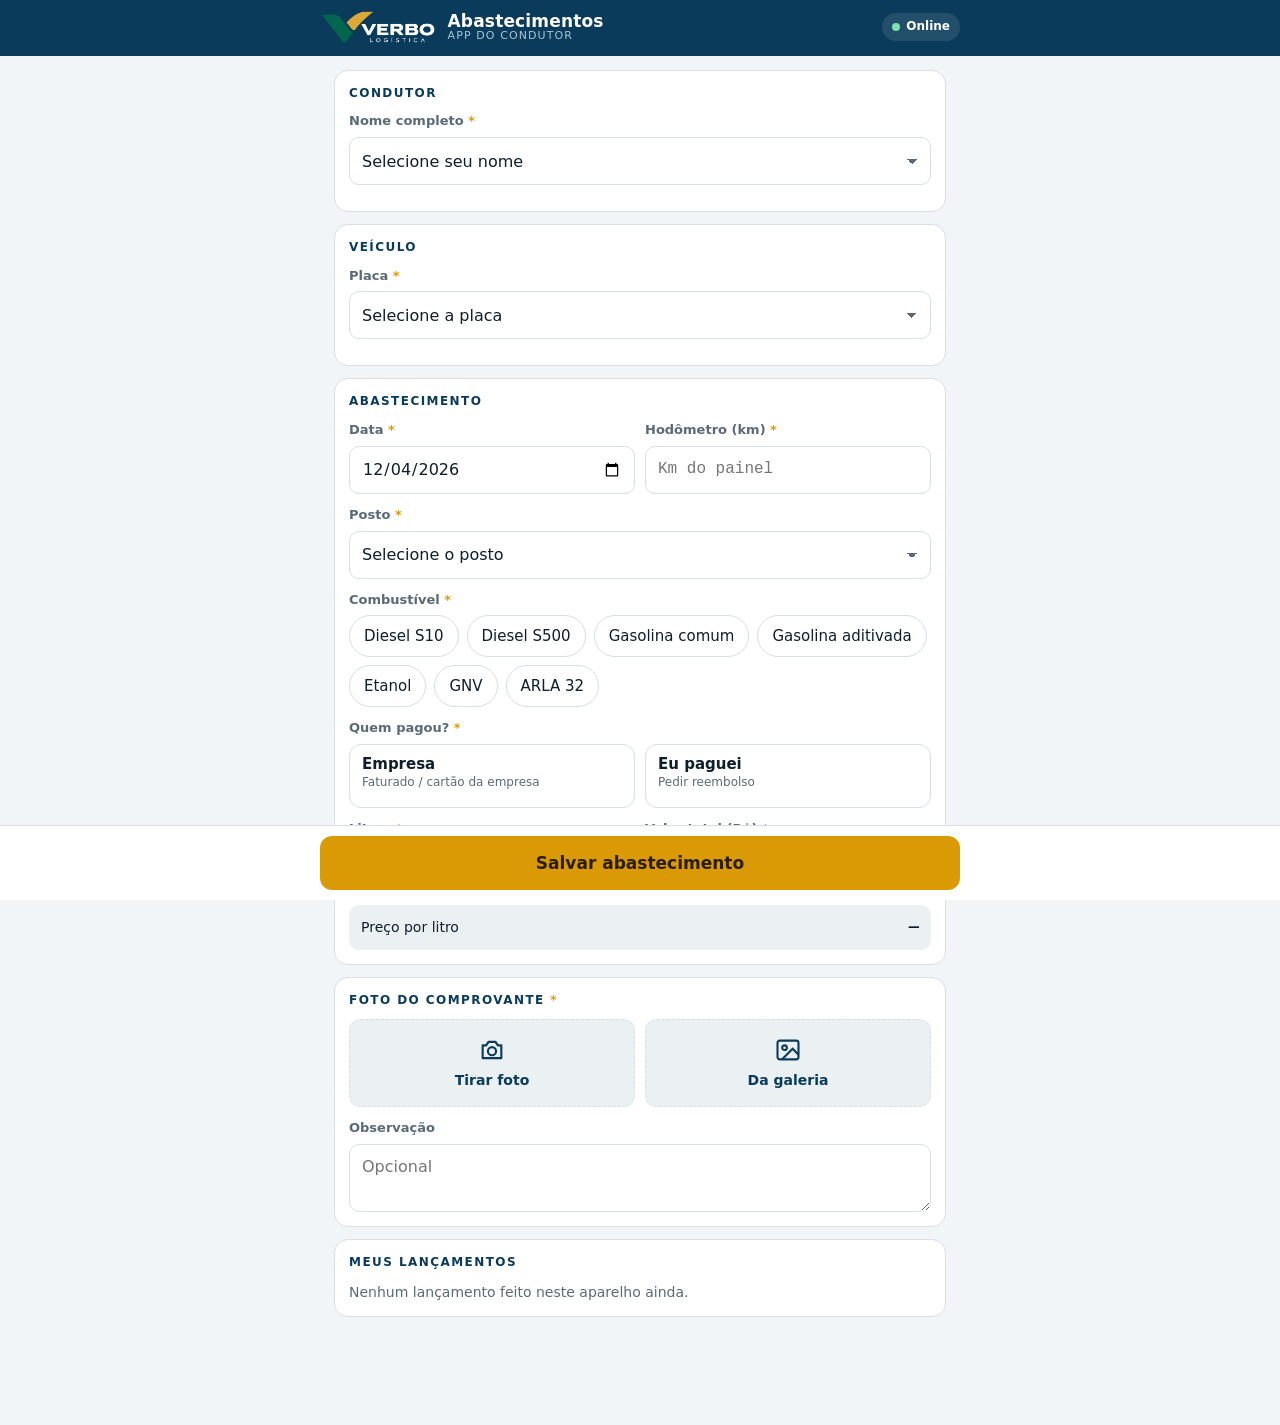
<file: index.html>
<!doctype html>
<html lang="pt-BR">
<head>
<meta charset="utf-8">
<meta name="viewport" content="width=device-width,initial-scale=1,viewport-fit=cover">
<meta name="theme-color" content="#0B3B5A">
<meta name="apple-mobile-web-app-capable" content="yes">
<meta name="apple-mobile-web-app-status-bar-style" content="black-translucent">
<meta name="apple-mobile-web-app-title" content="Abastecimentos">
<title>Abastecimentos · Verbo Logística</title>
<link rel="manifest" href="manifest.webmanifest">
<link rel="icon" href="icon-192.png">
<link rel="apple-touch-icon" href="icon-192.png">
<script src="config.js"></script>
<style>
:root{
  --bg:#F2F5F7;--surface:#FFFFFF;--surface-2:#EBF0F3;--ink:#0E1E2B;--muted:#5A6A77;--line:#D7DFE5;
  --brand:#0B3B5A;--brand-soft:#DCE8F0;--accent:#D99A06;--accent-ink:#2B1F00;--accent-soft:#FBEFCF;
  --ok:#1E8257;--ok-soft:#DDF1E6;--warn:#B87407;--warn-soft:#FCEBCC;--bad:#B9382F;--bad-soft:#F8DEDB;
  --header-bg:#0B3B5A;--header-ink:#fff;--header-muted:#A9C3D6;
  --f:system-ui,-apple-system,"Segoe UI",Roboto,sans-serif;--mono:ui-monospace,"SFMono-Regular",Menlo,Consolas,monospace;
}
@media (prefers-color-scheme:dark){:root{
  --bg:#0A131A;--surface:#111D26;--surface-2:#172732;--ink:#E5ECF1;--muted:#93A5B2;--line:#243644;
  --brand:#5FA8D3;--brand-soft:#16303F;--accent:#F0B429;--accent-ink:#231800;--accent-soft:#3A2D0C;
  --ok:#4CC08A;--ok-soft:#123326;--warn:#E9A23B;--warn-soft:#3A2A0E;--bad:#EE7C72;--bad-soft:#3D1A17;
  --header-bg:#0E2230;--header-ink:#E5ECF1;--header-muted:#88A3B6;color-scheme:dark}}
*{box-sizing:border-box}
[hidden]{display:none!important}
html,body{margin:0}
body{background:var(--bg);color:var(--ink);font:16px/1.45 var(--f);-webkit-tap-highlight-color:transparent;padding-bottom:calc(96px + env(safe-area-inset-bottom))}
button,input,select,textarea{font:inherit;color:inherit}
:focus-visible{outline:2px solid var(--accent);outline-offset:2px}
header{background:var(--header-bg);color:var(--header-ink);padding:calc(10px + env(safe-area-inset-top)) 16px 12px;position:sticky;top:0;z-index:10}
.hrow{display:flex;align-items:center;gap:12px;max-width:640px;margin:0 auto}
.hrow img{height:34px;width:auto}
.ttl{display:flex;flex-direction:column;line-height:1.1;flex:1;min-width:0}
.ttl b{font-size:17px;letter-spacing:.01em}
.ttl span{font-size:11px;color:var(--header-muted);letter-spacing:.1em;text-transform:uppercase}
.net{display:inline-flex;align-items:center;gap:6px;font-size:12px;font-weight:600;padding:5px 10px;border-radius:999px;background:rgba(255,255,255,.1);white-space:nowrap;border:0;color:inherit;cursor:pointer}
.net i{width:8px;height:8px;border-radius:50%;background:#7EE0B0}
.net.off i{background:#F0B429}
main{max-width:640px;margin:0 auto;padding:14px 14px 0}
.banner{border-radius:10px;padding:10px 12px;font-size:14px;margin-bottom:12px;border:1px solid}
.banner.warn{background:var(--warn-soft);border-color:var(--warn)}
.banner.bad{background:var(--bad-soft);border-color:var(--bad)}
.banner.info{background:var(--brand-soft);border-color:var(--brand)}
.card{background:var(--surface);border:1px solid var(--line);border-radius:14px;padding:14px;margin-bottom:12px}
.card h2{font-size:12px;letter-spacing:.12em;text-transform:uppercase;color:var(--brand);margin:0 0 10px;font-weight:700}
.f{display:flex;flex-direction:column;gap:6px;margin-bottom:12px}
.f:last-child{margin-bottom:0}
.f>span{font-size:13px;font-weight:600;color:var(--muted)}
.f>span em{font-style:normal;color:var(--accent);font-weight:700}
.in{width:100%;min-height:48px;background:var(--surface);border:1px solid var(--line);border-radius:10px;padding:10px 12px;font-size:16px}
select.in{appearance:none;-webkit-appearance:none;background-image:linear-gradient(45deg,transparent 50%,var(--muted) 50%),linear-gradient(135deg,var(--muted) 50%,transparent 50%);background-position:calc(100% - 18px) 21px,calc(100% - 13px) 21px;background-size:5px 5px;background-repeat:no-repeat;padding-right:34px}
.in:focus{outline:none;border-color:var(--brand);box-shadow:0 0 0 3px var(--brand-soft)}
.in.bad{border-color:var(--bad);box-shadow:0 0 0 3px var(--bad-soft)}
.num{font-family:var(--mono);font-variant-numeric:tabular-nums}
.row2{display:grid;grid-template-columns:1fr 1fr;gap:10px}
.newbox{display:flex;flex-direction:column;gap:8px;padding:10px;border:1.5px dashed var(--accent);border-radius:10px;background:var(--accent-soft)}
.newbox small{font-size:12px;color:var(--muted)}
.lnk{background:none;border:0;color:var(--brand);font-weight:600;font-size:14px;padding:4px 0;cursor:pointer;text-align:left}
.chips{display:flex;flex-wrap:wrap;gap:8px}
.chip{position:relative}
.chip input{position:absolute;opacity:0;inset:0}
.chip span{display:inline-flex;align-items:center;min-height:42px;padding:8px 14px;border-radius:999px;border:1px solid var(--line);background:var(--surface);font-size:15px;font-weight:500;cursor:pointer}
.chip input:checked+span{background:var(--brand);border-color:var(--brand);color:#fff;font-weight:600}
@media (prefers-color-scheme:dark){.chip input:checked+span{color:#06131C}}
.chip input:focus-visible+span{outline:2px solid var(--accent);outline-offset:2px}
.chips.bad .chip span{border-color:var(--bad)}
.pays{display:grid;grid-template-columns:1fr 1fr;gap:10px}
.pay{position:relative}
.pay input{position:absolute;opacity:0;inset:0}
.pay span{display:flex;flex-direction:column;gap:2px;min-height:64px;padding:10px 12px;border-radius:12px;border:1.5px solid var(--line);background:var(--surface);cursor:pointer;font-weight:600;font-size:15px;line-height:1.2}
.pay span small{font-weight:400;font-size:12px;color:var(--muted)}
.pay input:checked+span{border-color:var(--brand);background:var(--brand-soft);box-shadow:inset 0 0 0 1px var(--brand)}
.pay input:focus-visible+span{outline:2px solid var(--accent);outline-offset:2px}
.pays.bad .pay span{border-color:var(--bad)}
.payhint{margin:8px 0 0;font-size:13px;color:var(--warn);font-weight:600}
.tagr{display:inline-block;font-size:10.5px;font-weight:700;padding:1px 7px;border-radius:999px;background:var(--accent-soft);color:var(--ink);margin-left:6px;vertical-align:1px}
.install{display:flex;align-items:center;gap:10px;background:var(--brand-soft);border:1px solid var(--brand);border-radius:12px;padding:10px 12px;margin-bottom:12px;font-size:14px}
.install b{display:block}
.install div{flex:1}
.install button,.install a{border:0;background:var(--brand);color:#fff;border-radius:10px;padding:9px 12px;font-weight:700;font-size:14px;text-decoration:none;white-space:nowrap;cursor:pointer}
.install .x{background:transparent;color:var(--muted);padding:6px;font-size:18px;line-height:1}
.calc{display:flex;justify-content:space-between;align-items:center;padding:10px 12px;border-radius:10px;background:var(--surface-2);font-size:14px}
.calc b{font-family:var(--mono);font-size:17px}
.calc.warn{background:var(--warn-soft);color:var(--ink)}
.photo{display:grid;grid-template-columns:1fr 1fr;gap:10px}
.pbtn{display:flex;flex-direction:column;align-items:center;justify-content:center;gap:6px;min-height:88px;border:1.5px dashed var(--line);border-radius:12px;background:var(--surface-2);font-weight:600;font-size:14px;color:var(--brand);cursor:pointer;padding:8px}
.pbtn.bad{border-color:var(--bad)}
.prev{position:relative;border-radius:12px;overflow:hidden;border:1px solid var(--line);background:#000;max-height:340px;display:flex;justify-content:center}
.prev img{max-width:100%;max-height:340px;object-fit:contain;display:block}
.prev button{position:absolute;top:8px;right:8px;background:rgba(0,0,0,.65);color:#fff;border:0;border-radius:999px;padding:8px 12px;font-size:13px;font-weight:600;cursor:pointer}
.err{color:var(--bad);font-size:14px;font-weight:600;margin:0 0 10px}
.savebar{position:fixed;left:0;right:0;bottom:0;background:var(--surface);border-top:1px solid var(--line);padding:10px 14px calc(10px + env(safe-area-inset-bottom));z-index:9}
.savebar div{max-width:640px;margin:0 auto}
.btn{width:100%;min-height:54px;border:0;border-radius:12px;background:var(--accent);color:var(--accent-ink);font-weight:700;font-size:17px;cursor:pointer;display:flex;align-items:center;justify-content:center;gap:10px}
.btn:disabled{opacity:.6}
.btn2{border:1px solid var(--line);background:var(--surface);border-radius:10px;padding:9px 14px;font-weight:600;cursor:pointer}
.hist{display:flex;flex-direction:column}
.hi{display:flex;gap:10px;align-items:center;padding:10px 0;border-bottom:1px solid var(--line)}
.hi:last-child{border-bottom:0}
.hi .d{flex:1;min-width:0}
.hi .d b{display:block;font-size:15px}
.hi .d small{color:var(--muted);font-size:13px;display:block;white-space:nowrap;overflow:hidden;text-overflow:ellipsis}
.hi .v{font-family:var(--mono);font-weight:600;text-align:right}
.st{display:inline-block;font-size:11px;font-weight:700;padding:2px 8px;border-radius:999px;margin-top:3px;font-family:var(--f)}
.st.ok{background:var(--ok-soft);color:var(--ok)}
.st.pend{background:var(--warn-soft);color:var(--warn)}
.st.erro{background:var(--bad-soft);color:var(--bad)}
.muted{color:var(--muted);font-size:14px}
.done{position:fixed;inset:0;background:rgba(6,16,24,.55);z-index:30;display:flex;align-items:center;justify-content:center;padding:20px}
.done div{background:var(--surface);border-radius:18px;padding:26px 22px;text-align:center;max-width:360px;width:100%}
.done svg{color:var(--ok)}
.done h3{margin:8px 0 6px;font-size:21px}
.done p{margin:0 0 18px;color:var(--muted)}
.toast{position:fixed;left:50%;transform:translateX(-50%);bottom:calc(84px + env(safe-area-inset-bottom));background:var(--ink);color:var(--bg);padding:10px 16px;border-radius:10px;font-size:14px;font-weight:600;z-index:40;max-width:92vw;text-align:center}
.who{display:flex;align-items:center;gap:10px}
.who .av{width:42px;height:42px;border-radius:50%;background:var(--brand);color:#fff;display:flex;align-items:center;justify-content:center;font-weight:700;flex:none}
@media (prefers-color-scheme:dark){.who .av{color:#06131C}}
.who b{display:block}
.who small{color:var(--muted)}
.who .lnk{margin-left:auto}
</style>
</head>
<body>
<header>
  <div class="hrow">
    <img src="logo.png" alt="Verbo Logística">
    <div class="ttl"><b>Abastecimentos</b><span>App do condutor</span></div>
    <button class="net" id="net" type="button" aria-live="polite"><i></i><span>…</span></button>
  </div>
</header>

<main>
  <div id="banners"></div>
  <div id="installHost"></div>

  <form id="frm" novalidate autocomplete="off">
    <section class="card" id="cardWho">
      <h2>Condutor</h2>
      <div id="whoView" hidden class="who"><div class="av" id="whoAv"></div><div><b id="whoName"></b><small>Condutor deste aparelho</small></div><button type="button" class="lnk" id="whoChange">Trocar</button></div>
      <div id="whoEdit">
        <label class="f"><span>Nome completo <em>*</em></span>
          <select class="in" id="selMot"></select></label>
        <div class="newbox" id="newMot" hidden>
          <input class="in" id="inMot" placeholder="Digite seu nome completo" autocapitalize="words">
          <small>Seu nome fica cadastrado. Nas próximas vezes é só selecionar.</small>
        </div>
      </div>
    </section>

    <section class="card">
      <h2>Veículo</h2>
      <label class="f"><span>Placa <em>*</em></span>
        <select class="in" id="selPlaca"></select></label>
      <div class="newbox" id="newPlaca" hidden>
        <input class="in num" id="inPlaca" placeholder="Placa (ex.: ABC1D23)" autocapitalize="characters" maxlength="8">
        <input class="in" id="inModelo" placeholder="Modelo do veículo (ex.: Volvo FH 540)">
        <small>Placa e modelo ficam cadastrados para as próximas vezes.</small>
      </div>
      <label class="f" id="lblModelo" hidden><span>Modelo</span>
        <input class="in" id="outModelo" readonly tabindex="-1" style="background:var(--surface-2)"></label>
    </section>

    <section class="card">
      <h2>Abastecimento</h2>
      <div class="row2">
        <label class="f"><span>Data <em>*</em></span><input class="in" type="date" id="inData"></label>
        <label class="f"><span>Hodômetro (km) <em>*</em></span><input class="in num" id="inKm" inputmode="numeric" placeholder="Km do painel"></label>
      </div>
      <label class="f"><span>Posto <em>*</em></span>
        <select class="in" id="selPosto"></select></label>
      <div class="newbox" id="newPosto" hidden style="margin-bottom:12px">
        <input class="in" id="inPosto" placeholder="Nome do posto e cidade (ex.: Posto Rota 364 – Cuiabá)" autocapitalize="words">
        <small>O posto fica cadastrado para as próximas vezes.</small>
      </div>
      <div class="f"><span>Combustível <em>*</em></span>
        <div class="chips" id="chips" role="radiogroup" aria-label="Tipo de combustível"></div></div>
      <div class="f"><span>Quem pagou? <em>*</em></span>
        <div class="pays" id="pays" role="radiogroup" aria-label="Forma de pagamento">
          <label class="pay"><input type="radio" name="pag" value="Empresa"><span>Empresa<small>Faturado / cartão da empresa</small></span></label>
          <label class="pay"><input type="radio" name="pag" value="Reembolso"><span>Eu paguei<small>Pedir reembolso</small></span></label>
        </div>
        <p class="payhint" id="payhint" hidden>Este valor vai para o controle de reembolsos. Guarde o comprovante.</p></div>
      <div class="row2">
        <label class="f"><span>Litros <em>*</em></span><input class="in num" id="inLitros" inputmode="decimal" placeholder="0,000"></label>
        <label class="f"><span>Valor total (R$) <em>*</em></span><input class="in num" id="inValor" inputmode="decimal" placeholder="0,00"></label>
      </div>
      <div class="calc" id="calc"><span>Preço por litro</span><b>—</b></div>
    </section>

    <section class="card">
      <h2>Foto do comprovante <em style="color:var(--accent);font-style:normal">*</em></h2>
      <div class="photo" id="pBtns">
        <label class="pbtn" id="pCam"><svg width="28" height="28" viewBox="0 0 24 24" fill="none" stroke="currentColor" stroke-width="1.8" aria-hidden="true"><path d="M4 8h3l2-3h6l2 3h3v11H4z" stroke-linejoin="round"/><circle cx="12" cy="13" r="3.5"/></svg>Tirar foto<input type="file" accept="image/*" capture="environment" id="fCam" hidden></label>
        <label class="pbtn" id="pGal"><svg width="28" height="28" viewBox="0 0 24 24" fill="none" stroke="currentColor" stroke-width="1.8" aria-hidden="true"><rect x="3" y="4" width="18" height="16" rx="2"/><circle cx="9" cy="10" r="2"/><path d="M21 16l-5-5-9 9"/></svg>Da galeria<input type="file" accept="image/*" id="fGal" hidden></label>
      </div>
      <div class="prev" id="prev" hidden><img id="prevImg" alt="Comprovante"><button type="button" id="pRm">Trocar foto</button></div>
      <label class="f" style="margin-top:12px"><span>Observação</span><textarea class="in" id="inObs" rows="2" placeholder="Opcional"></textarea></label>
    </section>

    <section class="card">
      <h2 style="display:flex;justify-content:space-between;align-items:center">Meus lançamentos <button type="button" class="btn2" id="btnSync" style="font-size:13px;padding:6px 12px;text-transform:none;letter-spacing:0">Enviar agora</button></h2>
      <div class="hist" id="hist"></div>
    </section>
  </form>
</main>

<div class="savebar"><div><p class="err" id="err" hidden></p><button class="btn" form="frm" type="submit" id="btnSave">Salvar abastecimento</button></div></div>
<div id="host"></div>

<script>
(function(){
"use strict";
const CFG=window.VERBO_CFG||{};
const API=CFG.API_URL||"";const TOKEN=CFG.APP_TOKEN||"";
const CONFIGURADO=/^(https:\/\/|http:\/\/(localhost|127\.))/.test(API);
const FUEIS=["Diesel S10","Diesel S500","Gasolina comum","Gasolina aditivada","Etanol","GNV","ARLA 32"];
const NOVO="__novo__";
const $=s=>document.querySelector(s);
const esc=s=>String(s??"").replace(/[&<>"']/g,c=>({"&":"&amp;","<":"&lt;",">":"&gt;",'"':"&quot;","'":"&#39;"}[c]));
const brl=new Intl.NumberFormat("pt-BR",{style:"currency",currency:"BRL"});
const pad=n=>String(n).padStart(2,"0");
const hoje=()=>{const d=new Date();return `${d.getFullYear()}-${pad(d.getMonth()+1)}-${pad(d.getDate())}`};
const fmtD=s=>s?`${s.slice(8,10)}/${s.slice(5,7)}`:"";
const chave=s=>String(s||"").trim().toLowerCase().normalize("NFD").replace(/[̀-ͯ]/g,"").replace(/\s+/g," ");
const placaN=s=>String(s||"").toUpperCase().replace(/[^A-Z0-9]/g,"");
const placaOk=p=>/^[A-Z]{3}\d[A-Z0-9]\d{2}$/.test(p);
const nomeFmt=s=>String(s||"").trim().replace(/\s+/g," ").toLowerCase().replace(/(^|\s)(\S)/g,(m,a,b)=>a+b.toUpperCase()).replace(/\b(Da|De|Do|Das|Dos|E)\b/g,m=>m.toLowerCase());
const uid=()=>Date.now().toString(36)+"-"+Math.random().toString(36).slice(2,10);
function ls(k,v){try{if(v===undefined){const x=localStorage.getItem(k);return x?JSON.parse(x):null}localStorage.setItem(k,JSON.stringify(v))}catch(e){return null}}
function parseNum(s){s=String(s||"").trim().replace(/R\$|\s/g,"");if(!s)return NaN;if(s.includes(","))s=s.replace(/\./g,"").replace(",",".");return Number(s)}
function toast(m){const t=document.createElement("div");t.className="toast";t.textContent=m;document.body.appendChild(t);setTimeout(()=>t.remove(),3200)}

/* ---------- IndexedDB (fila offline) ---------- */
let _db;
function idb(){return _db||(_db=new Promise((ok,no)=>{const r=indexedDB.open("verbo-abast",1);r.onupgradeneeded=()=>r.result.createObjectStore("fila",{keyPath:"rec.id"});r.onsuccess=()=>ok(r.result);r.onerror=()=>no(r.error)}))}
async function tx(mode,fn){const db=await idb();return new Promise((ok,no)=>{const t=db.transaction("fila",mode);const st=t.objectStore("fila");const r=fn(st);t.oncomplete=()=>ok(r&&r.result);t.onerror=()=>no(t.error)})}
const filaAdd=it=>tx("readwrite",s=>s.put(it));
const filaDel=id=>tx("readwrite",s=>s.delete(id));
const filaAll=()=>tx("readonly",s=>s.getAll());

/* ---------- Cadastros (servidor + locais) ---------- */
let CAD=ls("verbo.cad")||{motoristas:[],veiculos:[],postos:[]};
function addLocal(tipo,v){
  if(tipo==="m"&&!CAD.motoristas.some(x=>chave(x)===chave(v)))CAD.motoristas.push(v);
  if(tipo==="p"&&!CAD.postos.some(x=>chave(x)===chave(v)))CAD.postos.push(v);
  if(tipo==="v"){const e=CAD.veiculos.find(x=>placaN(x.placa)===placaN(v.placa));if(!e)CAD.veiculos.push(v);else if(!e.modelo&&v.modelo)e.modelo=v.modelo}
  ls("verbo.cad",CAD);
}
async function baixarCadastros(){
  if(!CONFIGURADO)return;
  try{
    const r=await fetch(API+"?a=cad&t="+encodeURIComponent(TOKEN),{cache:"no-store"});const j=await r.json();
    if(!j.ok)return;
    // mantém os itens criados no aparelho e ainda não enviados
    const pend=await filaAll();
    const keep={m:pend.map(p=>p.rec.motorista),p:pend.map(p=>p.rec.posto),v:pend.map(p=>({placa:p.rec.placa,modelo:p.rec.modelo}))};
    CAD={motoristas:j.motoristas||[],veiculos:j.veiculos||[],postos:j.postos||[]};
    keep.m.forEach(v=>addLocal("m",v));keep.p.forEach(v=>addLocal("p",v));keep.v.forEach(v=>addLocal("v",v));
    ls("verbo.cad",CAD);renderSelects();
  }catch(e){}
}

/* ---------- Selects com "cadastrar novo" ---------- */
const sortPt=a=>[...a].sort((x,y)=>String(x).localeCompare(String(y),"pt-BR"));
function fill(sel,opts,ph,novoTxt){
  const v=sel.value;
  sel.innerHTML=`<option value="">${ph}</option>`+opts.map(o=>`<option value="${esc(o.v)}">${esc(o.t)}</option>`).join("")+`<option value="${NOVO}">＋ ${novoTxt}</option>`;
  if([...sel.options].some(o=>o.value===v))sel.value=v;
}
function renderSelects(){
  fill($("#selMot"),sortPt(CAD.motoristas).map(n=>({v:n,t:n})),"Selecione seu nome","Meu nome não está na lista");
  fill($("#selPlaca"),[...CAD.veiculos].sort((a,b)=>a.placa.localeCompare(b.placa)).map(x=>({v:x.placa,t:fmtPlaca(x.placa)+(x.modelo?" · "+x.modelo:"")})),"Selecione a placa","Cadastrar nova placa");
  fill($("#selPosto"),sortPt(CAD.postos).map(n=>({v:n,t:n})),"Selecione o posto","Cadastrar novo posto");
  restoreLast();
}
const fmtPlaca=p=>{p=placaN(p);return p.length===7?p.slice(0,3)+"-"+p.slice(3):p};
function bindNovo(sel,box,focus){
  sel.addEventListener("change",()=>{box.hidden=sel.value!==NOVO;if(sel.value===NOVO)setTimeout(()=>focus.focus(),30);onPlaca()});
}
bindNovo($("#selMot"),$("#newMot"),$("#inMot"));
bindNovo($("#selPlaca"),$("#newPlaca"),$("#inPlaca"));
bindNovo($("#selPosto"),$("#newPosto"),$("#inPosto"));
function onPlaca(){
  const v=$("#selPlaca").value;const x=CAD.veiculos.find(c=>c.placa===v);
  $("#lblModelo").hidden=!(x&&x.modelo);$("#outModelo").value=x?.modelo||"";
}
$("#inPlaca").addEventListener("input",e=>{const p=placaN(e.target.value);const ex=CAD.veiculos.find(c=>placaN(c.placa)===p);if(ex&&p.length===7){$("#selPlaca").value=ex.placa;$("#newPlaca").hidden=true;onPlaca();toast("Placa já cadastrada — selecionada.")}});

/* ---------- Condutor fixo no aparelho ---------- */
function renderWho(){
  const n=ls("verbo.motorista");
  $("#whoView").hidden=!n;$("#whoEdit").hidden=!!n;
  if(n){$("#whoName").textContent=n;$("#whoAv").textContent=n.split(" ").filter(Boolean).slice(0,2).map(p=>p[0]).join("").toUpperCase();$("#selMot").value=n}
}
$("#whoChange").onclick=()=>{ls("verbo.motorista",null);try{localStorage.removeItem("verbo.motorista")}catch(e){};$("#selMot").value="";renderWho()};
function restoreLast(){
  const n=ls("verbo.motorista");if(n&&[...$("#selMot").options].some(o=>o.value===n))$("#selMot").value=n;
  const p=ls("verbo.placa");if(p&&!$("#selPlaca").value&&[...$("#selPlaca").options].some(o=>o.value===p)){$("#selPlaca").value=p;onPlaca()}
}

/* ---------- Combustível ---------- */
$("#chips").innerHTML=FUEIS.map((f,i)=>`<label class="chip"><input type="radio" name="comb" value="${esc(f)}"><span>${esc(f)}</span></label>`).join("");
const lastComb=ls("verbo.comb");if(lastComb){const r=[...document.querySelectorAll("input[name=comb]")].find(x=>x.value===lastComb);if(r)r.checked=true}

/* ---------- Preço por litro ---------- */
function calc(){
  const l=parseNum($("#inLitros").value),v=parseNum($("#inValor").value);const el=$("#calc");
  if(l>0&&v>0){const p=v/l;const c=document.querySelector("input[name=comb]:checked")?.value||"";
    const fora=c==="ARLA 32"?(p<1.5||p>8):(p<3||p>12);
    el.classList.toggle("warn",fora);
    el.innerHTML=`<span>${fora?"Confira litros e valor — preço fora do comum":"Preço por litro"}</span><b>${brl.format(p)}</b>`}
  else{el.classList.remove("warn");el.innerHTML=`<span>Preço por litro</span><b>—</b>`}
}
["#inLitros","#inValor"].forEach(s=>$(s).addEventListener("input",calc));
$("#chips").addEventListener("change",calc);

/* ---------- Foto ---------- */
let FOTO=null;let KM_OK="";
async function comprimir(file){
  const url=URL.createObjectURL(file);
  try{
    const img=await new Promise((ok,no)=>{const i=new Image();i.onload=()=>ok(i);i.onerror=no;i.src=url});
    const M=1600,k=Math.min(1,M/Math.max(img.naturalWidth,img.naturalHeight));
    const c=document.createElement("canvas");c.width=Math.round(img.naturalWidth*k);c.height=Math.round(img.naturalHeight*k);
    const g=c.getContext("2d");g.fillStyle="#fff";g.fillRect(0,0,c.width,c.height);g.drawImage(img,0,0,c.width,c.height);
    return c.toDataURL("image/jpeg",0.72);
  }finally{URL.revokeObjectURL(url)}
}
async function onFoto(e){
  const f=e.target.files&&e.target.files[0];e.target.value="";if(!f)return;
  if(!f.type.startsWith("image/")){toast("Envie uma foto (imagem).");return}
  try{FOTO=await comprimir(f)}catch(x){toast("Não consegui ler essa foto. Tente tirar outra.");return}
  $("#prevImg").src=FOTO;$("#prev").hidden=false;$("#pBtns").hidden=true;
  document.querySelectorAll(".pbtn").forEach(b=>b.classList.remove("bad"));
}
$("#fCam").addEventListener("change",onFoto);$("#fGal").addEventListener("change",onFoto);
$("#pRm").onclick=()=>{FOTO=null;$("#prev").hidden=true;$("#pBtns").hidden=false};

/* ---------- Salvar ---------- */
$("#inData").value=hoje();$("#inData").max=hoje();
$("#frm").addEventListener("submit",async e=>{
  e.preventDefault();
  document.querySelectorAll(".bad").forEach(x=>x.classList.remove("bad"));
  const errs=[];const bad=el=>{el.classList.add("bad");return el};
  let first=null;const mark=(el,msg)=>{bad(el);errs.push(msg);first=first||el};
  // condutor
  let mot=$("#selMot").value;
  if(mot===NOVO){mot=nomeFmt($("#inMot").value);if(mot.split(" ").length<2)mark($("#inMot"),"Informe seu nome completo (nome e sobrenome).")}
  else if(!mot)mark($("#selMot"),"Selecione seu nome.");
  // placa
  let placa=$("#selPlaca").value,modelo="";
  if(placa===NOVO){placa=placaN($("#inPlaca").value);modelo=$("#inModelo").value.trim().replace(/\s+/g," ");
    if(!placaOk(placa))mark($("#inPlaca"),"Placa inválida (use o formato ABC1D23 ou ABC1234).");
    if(!modelo)mark($("#inModelo"),"Informe o modelo do veículo.");}
  else if(!placa)mark($("#selPlaca"),"Selecione a placa.");
  else modelo=CAD.veiculos.find(x=>x.placa===placa)?.modelo||"";
  // posto
  let posto=$("#selPosto").value;
  if(posto===NOVO){posto=$("#inPosto").value.trim().replace(/\s+/g," ");if(posto.length<3)mark($("#inPosto"),"Informe o nome do posto.")}
  else if(!posto)mark($("#selPosto"),"Selecione o posto.");
  const data=$("#inData").value;
  if(!data||data>hoje())mark($("#inData"),"Informe uma data válida (não pode ser futura).");
  const comb=document.querySelector("input[name=comb]:checked")?.value;
  if(!comb){$("#chips").classList.add("bad");errs.push("Escolha o combustível.");first=first||$("#chips")}
  const pag=document.querySelector("input[name=pag]:checked")?.value;
  if(!pag){$("#pays").classList.add("bad");errs.push("Informe quem pagou (empresa ou reembolso).");first=first||$("#pays")}
  const litros=parseNum($("#inLitros").value),valor=parseNum($("#inValor").value);
  if(!(litros>0&&litros<3000))mark($("#inLitros"),"Informe os litros.");
  if(!(valor>0&&valor<100000))mark($("#inValor"),"Informe o valor total.");
  const kmS=$("#inKm").value.replace(/\D/g,"");const km=kmS?Number(kmS):0;
  if(!(km>0&&km<5000000))mark($("#inKm"),"Informe o hodômetro (km do painel do veículo).");
  else if(placa&&placa!==NOVO){const ult=(CAD.veiculos.find(x=>placaN(x.placa)===placaN(placa))||{}).ultimoKm;
    if(ult&&km<ult&&KM_OK!==placa+"|"+km){KM_OK=placa+"|"+km;mark($("#inKm"),`O último km desta placa foi ${ult.toLocaleString("pt-BR")}. Confira o hodômetro — se estiver certo, toque em Salvar de novo.`)}}
  if(!FOTO){document.querySelectorAll(".pbtn").forEach(b=>b.classList.add("bad"));errs.push("Anexe a foto do comprovante.");first=first||$("#pCam")}
  const er=$("#err");
  if(errs.length){er.hidden=false;er.textContent=errs[0]+(errs.length>1?` (+${errs.length-1})`:"");first?.scrollIntoView({behavior:"smooth",block:"center"});return}
  er.hidden=true;
  const rec={id:uid(),data,motorista:mot,placa,modelo,posto,combustivel:comb,pagamento:pag,litros:Math.round(litros*1000)/1000,valor:Math.round(valor*100)/100,km,obs:$("#inObs").value.trim(),criadoEm:new Date().toISOString()};
  const btn=$("#btnSave");btn.disabled=true;btn.textContent="Salvando…";
  try{
    await filaAdd({rec,foto:{b64:FOTO.split(",")[1],mime:"image/jpeg"},tentativas:0});
  }catch(x){btn.disabled=false;btn.textContent="Salvar abastecimento";er.hidden=false;er.textContent="Não foi possível salvar no aparelho. Libere espaço e tente de novo.";return}
  addLocal("m",mot);addLocal("v",{placa,modelo});addLocal("p",posto);{const v=CAD.veiculos.find(x=>placaN(x.placa)===placaN(placa));if(v&&km>(v.ultimoKm||0)){v.ultimoKm=km;ls("verbo.cad",CAD)}}KM_OK="";
  ls("verbo.motorista",mot);ls("verbo.placa",placa);ls("verbo.comb",comb);
  document.querySelectorAll("input[name=pag]").forEach(r=>r.checked=false);$("#payhint").hidden=true;
  const h=ls("verbo.hist")||[];h.unshift({...rec,st:"pend"});ls("verbo.hist",h.slice(0,40));
  // limpa para o próximo
  ["#inLitros","#inValor","#inKm","#inObs","#inMot","#inPlaca","#inModelo","#inPosto"].forEach(s=>$(s).value="");
  ["#newMot","#newPlaca","#newPosto"].forEach(s=>$(s).hidden=true);
  $("#selPosto").value="";$("#selPlaca").value="";$("#selMot").value="";FOTO=null;$("#prev").hidden=true;$("#pBtns").hidden=false;$("#inData").value=hoje();
  renderSelects();renderWho();calc();renderHist();
  btn.disabled=false;btn.textContent="Salvar abastecimento";
  const enviado=await sync();
  showDone(enviado.includes(rec.id));
});

function showDone(env){
  $("#host").innerHTML=`<div class="done" role="dialog" aria-modal="true"><div>
    <svg width="64" height="64" viewBox="0 0 64 64" fill="none" aria-hidden="true"><circle cx="32" cy="32" r="30" fill="currentColor" opacity=".14"/><path d="M19 33l9 9 17-19" stroke="currentColor" stroke-width="5" stroke-linecap="round" stroke-linejoin="round"/></svg>
    <h3>${env?"Abastecimento enviado!":"Salvo no celular"}</h3>
    <p>${env?"O lançamento já chegou para a gestão.":"Você está sem internet agora. O envio acontece sozinho assim que o sinal voltar — pode fechar o app."}</p>
    <button class="btn" type="button" id="okDone">OK</button></div></div>`;
  $("#okDone").onclick=()=>{$("#host").innerHTML="";window.scrollTo({top:0,behavior:"smooth"})};$("#okDone").focus();
}

/* ---------- Sincronização ---------- */
let syncing=null;
function sync(){
  if(syncing)return syncing;
  syncing=(async()=>{
    const enviados=[];
    if(!CONFIGURADO)return enviados;
    let fila=[];try{fila=await filaAll()}catch(e){return enviados}
    fila.sort((a,b)=>a.rec.criadoEm.localeCompare(b.rec.criadoEm));
    for(const it of fila){
      try{
        const ctl=new AbortController();const to=setTimeout(()=>ctl.abort(),60000);
        const r=await fetch(API,{method:"POST",headers:{"Content-Type":"text/plain;charset=utf-8"},body:JSON.stringify({a:"add",t:TOKEN,rec:it.rec,foto:it.foto}),signal:ctl.signal});
        clearTimeout(to);
        const j=await r.json();
        if(j.ok){await filaDel(it.rec.id);marcar(it.rec.id,"ok");enviados.push(it.rec.id)}
        else{marcar(it.rec.id,"erro",j.erro);if(/Chave/.test(j.erro||""))break}
      }catch(e){setNet(false);break}
    }
    if(enviados.length){setNet(true);baixarCadastros()}
    await renderHist();
    return enviados;
  })().finally(()=>{syncing=null});
  return syncing;
}
function marcar(id,st,msg){const h=ls("verbo.hist")||[];const x=h.find(i=>i.id===id);if(x){x.st=st;x.msg=msg||""}ls("verbo.hist",h)}
async function renderHist(){
  let pend=[];try{pend=(await filaAll()).map(x=>x.rec.id)}catch(e){}
  const h=(ls("verbo.hist")||[]).map(x=>({...x,st:pend.includes(x.id)?(x.st==="erro"?"erro":"pend"):"ok"}));
  const n=pend.length;
  $("#btnSync").hidden=!n;$("#btnSync").textContent=`Enviar agora (${n})`;
  setNetLabel(n);
  $("#hist").innerHTML=h.length?h.slice(0,15).map(x=>`<div class="hi"><div class="d"><b>${fmtD(x.data)} · ${esc(fmtPlaca(x.placa))}${x.pagamento==="Reembolso"?`<span class="tagr">Reembolso</span>`:""}</b><small>${esc(x.combustivel)} · ${String(x.litros).replace(".",",")} L · ${esc(x.posto)}</small>${x.msg&&x.st==="erro"?`<small style="color:var(--bad)">${esc(x.msg)}</small>`:""}</div><div class="v">${brl.format(x.valor)}<br><span class="st ${x.st}">${x.st==="ok"?"Enviado":x.st==="erro"?"Erro":"Aguardando internet"}</span></div></div>`).join("")
    :`<p class="muted" style="margin:0">Nenhum lançamento feito neste aparelho ainda.</p>`;
}
$("#btnSync").onclick=async()=>{const n=(await sync()).length;toast(n?`${n} lançamento(s) enviado(s).`:"Ainda sem conexão. Tentaremos de novo automaticamente.")};

/* ---------- Status de conexão ---------- */
let online=navigator.onLine;
function setNet(v){online=v;setNetLabel()}
let _pend=0;
function setNetLabel(n){if(n!=null)_pend=n;const el=$("#net");el.classList.toggle("off",!online);el.querySelector("span").textContent=online?(_pend?`Online · ${_pend} na fila`:"Online"):(_pend?`Offline · ${_pend} na fila`:"Offline")}
$("#net").onclick=()=>sync();
addEventListener("online",()=>{setNet(true);sync()});
addEventListener("offline",()=>setNet(false));
document.addEventListener("visibilitychange",()=>{if(!document.hidden)sync()});
setInterval(()=>sync(),45000);

$("#pays").addEventListener("change",()=>{$("#pays").classList.remove("bad");$("#payhint").hidden=document.querySelector("input[name=pag]:checked")?.value!=="Reembolso"});

/* ---------- Instalar na tela inicial ---------- */
let deferredPrompt=null;
const standalone=matchMedia("(display-mode: standalone)").matches||navigator.standalone===true;
const isIOS=/iphone|ipad|ipod/i.test(navigator.userAgent)||(navigator.platform==="MacIntel"&&navigator.maxTouchPoints>1);
function installBanner(){
  const host=$("#installHost");if(!host)return;
  if(standalone||ls("verbo.installDismiss")){host.innerHTML="";return}
  if(deferredPrompt){host.innerHTML=`<div class="install"><div><b>Instale o app no celular</b>Fica na tela inicial e abre sem internet.</div><button type="button" id="btnInst">Instalar</button><button type="button" class="x" id="instX" aria-label="Fechar">×</button></div>`;
    $("#btnInst").onclick=async()=>{deferredPrompt.prompt();await deferredPrompt.userChoice;deferredPrompt=null;installBanner()};}
  else if(isIOS||/android/i.test(navigator.userAgent)){host.innerHTML=`<div class="install"><div><b>Coloque o app na tela inicial</b>Veja como em 3 passos.</div><a href="instalar.html${isIOS?"#iphone":"#android"}">Ver como</a><button type="button" class="x" id="instX" aria-label="Fechar">×</button></div>`;}
  else{host.innerHTML="";return}
  $("#instX").onclick=()=>{ls("verbo.installDismiss",1);installBanner()};
}
addEventListener("beforeinstallprompt",e=>{e.preventDefault();deferredPrompt=e;installBanner()});
addEventListener("appinstalled",()=>{ls("verbo.installDismiss",1);installBanner()});

/* ---------- Avisos ---------- */
function banners(){
  let h="";
  if(!CONFIGURADO)h+=`<div class="banner warn"><b>App ainda não conectado.</b> Os lançamentos ficam salvos no celular até a gestão concluir a configuração (config.js).</div>`;
  $("#banners").innerHTML=h;
}

/* ---------- Início ---------- */
if("serviceWorker" in navigator&&(location.protocol==="https:"||location.hostname==="localhost"))navigator.serviceWorker.register("sw.js").catch(()=>{});
if(navigator.storage&&navigator.storage.persist)navigator.storage.persist().catch(()=>{});
banners();installBanner();renderSelects();renderWho();onPlaca();calc();renderHist();setNetLabel();
baixarCadastros().then(()=>sync());
})();
</script>
</body>
</html>
</file>
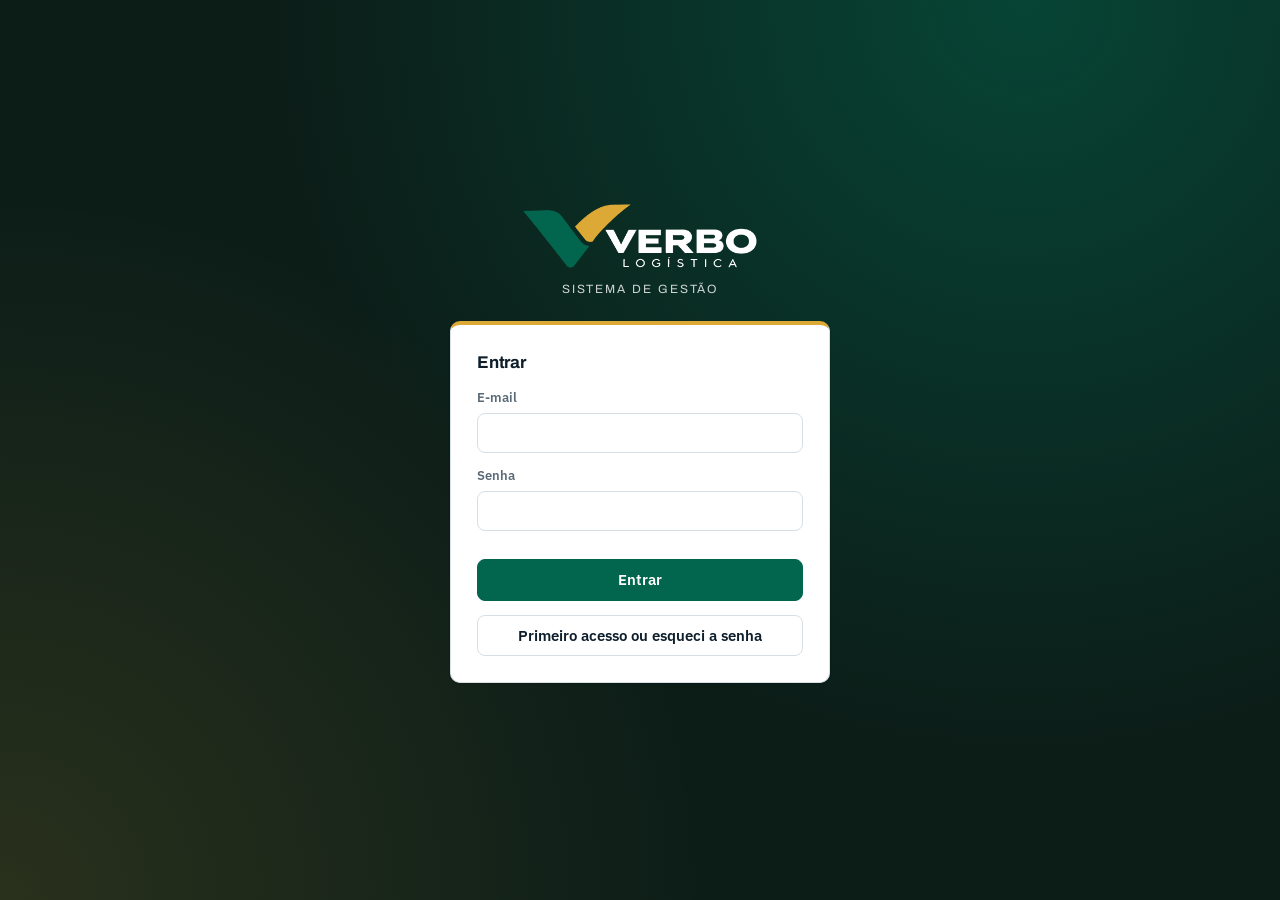
<file: gestao/index.html>
<!doctype html>
<html lang="pt-BR">
<head>
<meta charset="utf-8">
<meta name="viewport" content="width=device-width, initial-scale=1, viewport-fit=cover">
<meta name="theme-color" content="#02654D">
<meta name="apple-mobile-web-app-capable" content="yes">
<meta name="apple-mobile-web-app-title" content="Verbo Gestão">
<title>Verbo Gestão</title>
<link rel="manifest" href="manifest.webmanifest">
<link rel="icon" href="favicon.png" type="image/png">
<link rel="preconnect" href="https://fonts.googleapis.com">
<link rel="preconnect" href="https://fonts.gstatic.com" crossorigin>
<link rel="stylesheet" href="https://fonts.googleapis.com/css2?family=Archivo:wght@600;700;800&family=IBM+Plex+Sans:wght@400;500;600&display=swap">
<link rel="apple-touch-icon" href="icon-192.png">
<link rel="stylesheet" href="app.css?v=9">
</head>
<body>
<div id="app"><div class="carregando">Carregando…</div></div>
<div id="modal" class="modal-fundo" hidden></div>
<div id="aviso" class="aviso" hidden></div>
<script src="api.js?v=9"></script>
<script src="app.js?v=9"></script>
<script src="reembolsos.js?v=9"></script>
<script src="adiantamentos.js?v=9"></script>
<script src="compras.js?v=9"></script>
<script src="financeiro.js?v=9"></script>
<script src="cadastros.js?v=9"></script>
<script src="migracao.js?v=9"></script>
</body>
</html>
</file>
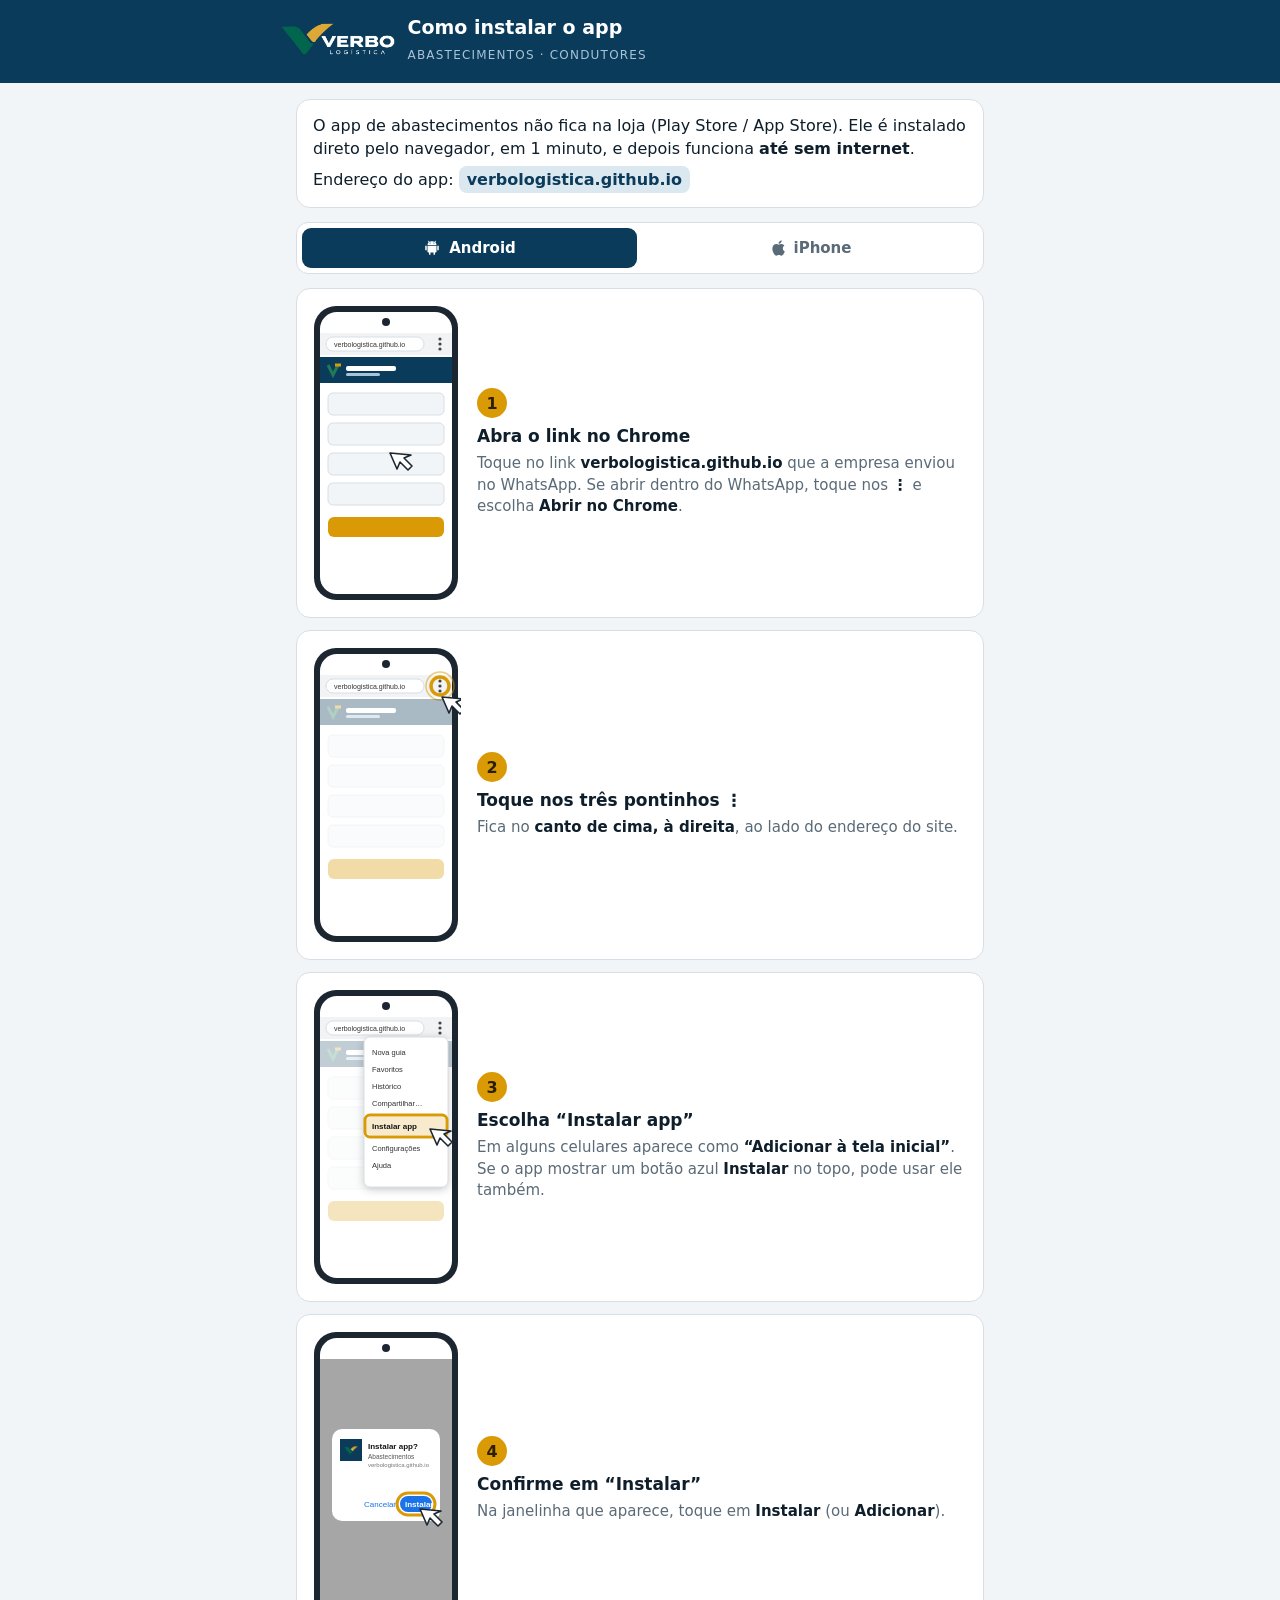
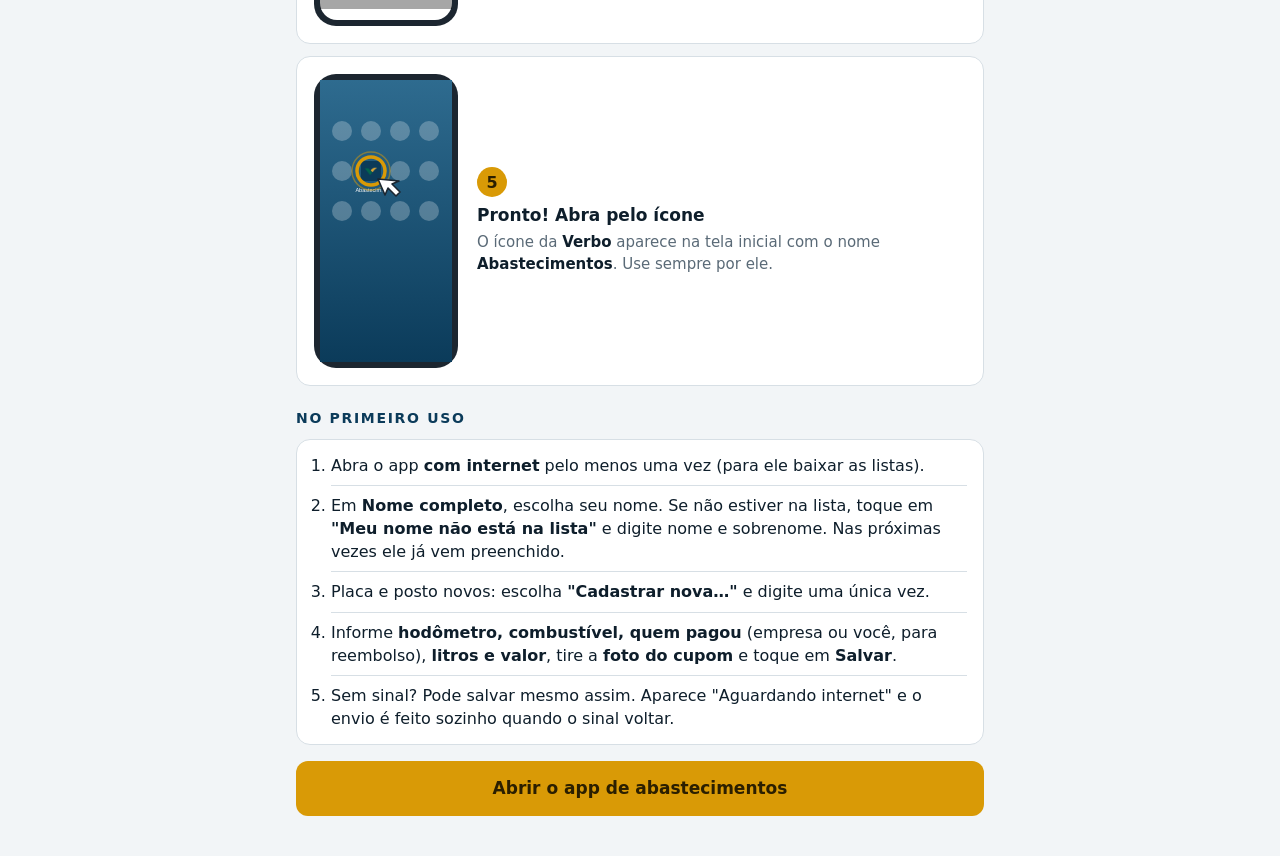
<file: instalar.html>
<!doctype html>
<html lang="pt-BR">
<head>
<meta charset="utf-8">
<meta name="viewport" content="width=device-width,initial-scale=1,viewport-fit=cover">
<meta name="theme-color" content="#0B3B5A">
<title>Como instalar · Abastecimentos Verbo</title>
<link rel="icon" href="icon-192.png">
<style>
:root{--bg:#F2F5F7;--surface:#fff;--ink:#0E1E2B;--muted:#5A6A77;--line:#D7DFE5;--brand:#0B3B5A;--brand-soft:#DCE8F0;--accent:#D99A06;--accent-soft:#FBEFCF;--ok:#1E8257;
  --f:system-ui,-apple-system,"Segoe UI",Roboto,sans-serif}
*{box-sizing:border-box}
html,body{margin:0}
body{background:var(--bg);color:var(--ink);font:16px/1.45 var(--f)}
header{background:var(--brand);color:#fff;padding:calc(14px + env(safe-area-inset-top)) 16px 18px}
.hd{max-width:720px;margin:0 auto;display:flex;align-items:center;gap:12px}
.hd img{height:34px}
.hd b{display:block;font-size:19px}
.hd span{font-size:12px;letter-spacing:.1em;text-transform:uppercase;color:#A9C3D6}
main{max-width:720px;margin:0 auto;padding:16px 16px 40px}
.lead{background:var(--surface);border:1px solid var(--line);border-radius:14px;padding:14px 16px;margin-bottom:14px}
.lead p{margin:0 0 6px}.lead p:last-child{margin:0}
.link{display:inline-block;font-weight:700;color:var(--brand);background:var(--brand-soft);border-radius:8px;padding:2px 8px;word-break:break-all}
.tabs{display:grid;grid-template-columns:1fr 1fr;gap:6px;background:var(--surface);border:1px solid var(--line);border-radius:12px;padding:5px;margin-bottom:14px;position:sticky;top:0;z-index:3}
.tabs button{border:0;border-radius:9px;padding:11px 8px;font:600 15px var(--f);background:transparent;color:var(--muted);cursor:pointer;display:flex;align-items:center;justify-content:center;gap:8px}
.tabs button[aria-selected="true"]{background:var(--brand);color:#fff}
.step{display:grid;grid-template-columns:150px 1fr;gap:16px;align-items:center;background:var(--surface);border:1px solid var(--line);border-radius:14px;padding:14px;margin-bottom:12px}
.step svg{width:150px;height:auto;display:block}
.n{display:inline-flex;width:30px;height:30px;border-radius:50%;background:var(--accent);color:#2B1F00;font-weight:800;align-items:center;justify-content:center;margin-bottom:6px}
.step h3{margin:0 0 4px;font-size:17px}
.step p{margin:0;color:var(--muted);font-size:15px}
.step p b{color:var(--ink)}
.tip{background:var(--accent-soft);border:1px solid var(--accent);border-radius:12px;padding:12px 14px;font-size:14px;margin:4px 0 14px}
h2{font-size:14px;letter-spacing:.12em;text-transform:uppercase;color:var(--brand);margin:22px 0 10px}
.use{background:var(--surface);border:1px solid var(--line);border-radius:14px;padding:6px 16px}
.use li{padding:8px 0;border-bottom:1px solid var(--line)}
.use li:last-child{border-bottom:0}
.use ol{margin:0;padding-left:18px}
.cta{display:block;text-align:center;background:var(--accent);color:#2B1F00;font-weight:800;text-decoration:none;border-radius:12px;padding:15px;margin-top:16px;font-size:17px}
[hidden]{display:none!important}
@media (max-width:480px){.step{grid-template-columns:118px 1fr;gap:12px;padding:12px}.step svg{width:118px}}
</style>
</head>
<body>
<header><div class="hd"><img src="logo.png" alt="Verbo Logística"><div><b>Como instalar o app</b><span>Abastecimentos · condutores</span></div></div></header>
<main>
  <div class="lead">
    <p>O app de abastecimentos não fica na loja (Play Store / App Store). Ele é instalado direto pelo navegador, em 1 minuto, e depois funciona <b>até sem internet</b>.</p>
    <p>Endereço do app: <span class="link">verbologistica.github.io</span></p>
  </div>

  <div class="tabs" role="tablist">
    <button role="tab" id="t-android" aria-selected="true" data-p="android">
      <svg width="18" height="18" viewBox="0 0 24 24" fill="currentColor" aria-hidden="true"><path d="M6 9h12v8a1 1 0 0 1-1 1h-1v3h-2v-3h-4v3H8v-3H7a1 1 0 0 1-1-1V9zm-3 0h2v6H3zm16 0h2v6h-2zM7.5 4.2 6.6 2.7l.9-.5 1 1.6A6.9 6.9 0 0 1 12 3c1.3 0 2.5.3 3.5.8l1-1.6.9.5-.9 1.5A6 6 0 0 1 18 8H6a6 6 0 0 1 1.5-3.8zM9.5 6a.75.75 0 1 0 0-1.5.75.75 0 0 0 0 1.5zm5 0a.75.75 0 1 0 0-1.5.75.75 0 0 0 0 1.5z"/></svg>Android</button>
    <button role="tab" id="t-iphone" aria-selected="false" data-p="iphone">
      <svg width="16" height="18" viewBox="0 0 20 24" fill="currentColor" aria-hidden="true"><path d="M16.4 12.7c0-2.6 2.1-3.8 2.2-3.9a4.8 4.8 0 0 0-3.8-2c-1.6-.2-3.1.9-3.9.9s-2-.9-3.4-.9a5 5 0 0 0-4.2 2.6c-1.8 3.1-.5 7.7 1.3 10.2.9 1.2 1.9 2.6 3.2 2.6s1.8-.8 3.3-.8 2 .8 3.4.8 2.2-1.3 3.1-2.5a10.7 10.7 0 0 0 1.4-2.9 4.5 4.5 0 0 1-2.6-4.1zM13.9 5a4.5 4.5 0 0 0 1-3.3 4.6 4.6 0 0 0-3 1.6 4.3 4.3 0 0 0-1.1 3.2 3.8 3.8 0 0 0 3.1-1.5z"/></svg>iPhone</button>
  </div>

  <section id="p-android"></section>
  <section id="p-iphone" hidden></section>

  <h2>No primeiro uso</h2>
  <div class="use"><ol>
    <li>Abra o app <b>com internet</b> pelo menos uma vez (para ele baixar as listas).</li>
    <li>Em <b>Nome completo</b>, escolha seu nome. Se não estiver na lista, toque em <b>"Meu nome não está na lista"</b> e digite nome e sobrenome. Nas próximas vezes ele já vem preenchido.</li>
    <li>Placa e posto novos: escolha <b>"Cadastrar nova…"</b> e digite uma única vez.</li>
    <li>Informe <b>hodômetro, combustível, quem pagou</b> (empresa ou você, para reembolso), <b>litros e valor</b>, tire a <b>foto do cupom</b> e toque em <b>Salvar</b>.</li>
    <li>Sem sinal? Pode salvar mesmo assim. Aparece "Aguardando internet" e o envio é feito sozinho quando o sinal voltar.</li>
  </ol></div>
  <a class="cta" href="./">Abrir o app de abastecimentos</a>
</main>
<script>
(function(){
"use strict";
const B="#0B3B5A",A="#D99A06",L="#D7DFE5",M="#8A99A6",S="#F2F5F7";
// moldura de celular 150x300
function phone(inner,ios){return `<svg viewBox="0 0 150 300" role="img" aria-hidden="true" xmlns="http://www.w3.org/2000/svg">
  <rect x="3" y="3" width="144" height="294" rx="22" fill="#1C2630"/><rect x="9" y="9" width="132" height="282" rx="17" fill="#fff"/>
  ${ios?`<rect x="55" y="14" width="40" height="11" rx="5.5" fill="#1C2630"/>`:`<circle cx="75" cy="19" r="4" fill="#1C2630"/>`}
  <g transform="translate(9,30)">${inner}</g></svg>`}
// página do app (miniatura)
const appPage=(y=0)=>`<rect x="0" y="${y}" width="132" height="26" fill="${B}"/><path d="M8 ${y+8}l5 10 5-10" stroke="#1F7A55" stroke-width="3" fill="none"/><path d="M15 ${y+8}l6 0" stroke="${A}" stroke-width="3"/><rect x="26" y="${y+9}" width="50" height="5" rx="2" fill="#fff"/><rect x="26" y="${y+16}" width="34" height="3" rx="1.5" fill="#A9C3D6"/>
  ${[0,1,2,3].map(i=>`<rect x="8" y="${y+36+i*30}" width="116" height="22" rx="5" fill="${S}" stroke="${L}"/>`).join("")}
  <rect x="8" y="${y+160}" width="116" height="20" rx="6" fill="${A}"/>`;
const ring=(cx,cy,r=13)=>`<circle cx="${cx}" cy="${cy}" r="${r}" fill="none" stroke="${A}" stroke-width="3.5"/><circle cx="${cx}" cy="${cy}" r="${r+5}" fill="none" stroke="${A}" stroke-width="1.5" opacity=".5"/>`;
const hand=(x,y)=>`<path d="M${x} ${y} l7 16 3-7 8 8 4-4-8-8 7-3z" fill="#fff" stroke="#1C2630" stroke-width="1.6" stroke-linejoin="round"/>`;

// ---------- ANDROID (Chrome)
const chromeBar=(hl)=>`<rect x="0" y="0" width="132" height="22" fill="#F1F3F4"/><rect x="6" y="4" width="98" height="14" rx="7" fill="#fff" stroke="${L}"/>
  <text x="14" y="14" font-size="7" font-family="sans-serif" fill="#333">verbologistica.github.io</text>
  <g fill="#444"><circle cx="120" cy="6" r="1.6"/><circle cx="120" cy="11" r="1.6"/><circle cx="120" cy="16" r="1.6"/></g>${hl?ring(120,11,9):""}`;
const a1=phone(`${chromeBar(false)}<g transform="translate(0,24)">${appPage()}</g>${hand(70,120)}`);
const a2=phone(`${chromeBar(true)}<g transform="translate(0,24)" opacity=".35">${appPage()}</g>${hand(122,22)}`);
const a3=phone(`${chromeBar(false)}<g transform="translate(0,24)" opacity=".25">${appPage()}</g>
  <rect x="44" y="20" width="84" height="150" rx="6" fill="#fff" stroke="${L}" filter="drop-shadow(0 2px 4px rgba(0,0,0,.2))"/>
  ${["Nova guia","Favoritos","Histórico","Compartilhar…"].map((t,i)=>`<text x="52" y="${38+i*17}" font-size="7.5" font-family="sans-serif" fill="#333">${t}</text>`).join("")}
  <rect x="47" y="100" width="78" height="18" rx="4" fill="${A}" opacity=".2"/><text x="52" y="112" font-size="8" font-weight="700" font-family="sans-serif" fill="#111">Instalar app</text>
  ${["Configurações","Ajuda"].map((t,i)=>`<text x="52" y="${134+i*17}" font-size="7.5" font-family="sans-serif" fill="#333">${t}</text>`).join("")}
  <rect x="45" y="98" width="82" height="22" rx="5" fill="none" stroke="${A}" stroke-width="3"/>${hand(110,112)}`);
const a4=phone(`<rect x="0" y="0" width="132" height="250" fill="#000" opacity=".35"/>
  <rect x="12" y="70" width="108" height="92" rx="10" fill="#fff"/>
  <image href="icon-192.png" x="20" y="80" width="22" height="22"/><text x="48" y="90" font-size="8" font-weight="700" font-family="sans-serif" fill="#111">Instalar app?</text>
  <text x="48" y="100" font-size="6.5" font-family="sans-serif" fill="#555">Abastecimentos</text>
  <text x="48" y="108" font-size="6" font-family="sans-serif" fill="#777">verbologistica.github.io</text>
  <text x="44" y="148" font-size="8" font-family="sans-serif" fill="#1A73E8">Cancelar</text>
  <rect x="80" y="137" width="32" height="16" rx="8" fill="#1A73E8"/><text x="85" y="148" font-size="8" font-weight="700" font-family="sans-serif" fill="#fff">Instalar</text>
  <rect x="77" y="134" width="38" height="22" rx="11" fill="none" stroke="${A}" stroke-width="3"/>${hand(100,150)}`);
const homeScreen=(ios)=>phone(`<rect x="0" y="-21" width="132" height="282" fill="url(#g${ios?1:0})"/>
  <defs><linearGradient id="g${ios?1:0}" x1="0" y1="0" x2="0" y2="1"><stop offset="0" stop-color="#2E6B8F"/><stop offset="1" stop-color="#0B3B5A"/></linearGradient></defs>
  ${[0,1,2,3].map(c=>[0,1,2].map(r=>(c===1&&r===1)?"":`<rect x="${12+c*29}" y="${20+r*40}" width="20" height="20" rx="${ios?6:10}" fill="#fff" opacity=".25"/>`).join("")).join("")}
  <image href="icon-192.png" x="41" y="60" width="20" height="20"/>
  <text x="51" y="91" font-size="5.5" text-anchor="middle" font-family="sans-serif" fill="#fff">Abastecim…</text>
  ${ring(51,70,14)}${hand(58,78)}`,ios);

// ---------- iPHONE (Safari)
const safariBottom=(hl)=>`<rect x="0" y="224" width="132" height="37" fill="#F7F7F7"/><rect x="8" y="228" width="116" height="13" rx="6.5" fill="#E9E9EB"/>
  <text x="66" y="237" font-size="6.5" text-anchor="middle" font-family="sans-serif" fill="#333">verbologistica.github.io</text>
  <g stroke="#1A7CF5" stroke-width="1.6" fill="none" stroke-linecap="round"><path d="M14 251l-4-4 4-4"/><path d="M34 243l4 4-4 4" opacity=".4"/>
  <path d="M62 250v-9m-3.5 3 3.5-3.5 3.5 3.5"/><path d="M58 245h-2.5v8h12v-8H65"/>
  <rect x="88" y="244" width="8" height="8" rx="1"/><path d="M112 244h8v8h-8z M114 242h8v8"/></g>${hl?ring(62,247,10):""}`;
const i1=phone(`${appPage(0)}${safariBottom(false)}${hand(70,120)}`,true);
const i2=phone(`<g opacity=".35">${appPage(0)}</g>${safariBottom(true)}${hand(64,252)}`,true);
const i3=phone(`<g opacity=".25">${appPage(0)}</g><rect x="0" y="90" width="132" height="171" rx="10" fill="#F2F2F7"/>
  <rect x="10" y="98" width="112" height="22" rx="6" fill="#fff"/><image href="icon-192.png" x="14" y="101" width="16" height="16"/><text x="36" y="112" font-size="7" font-family="sans-serif" fill="#111">Abastecimentos · Verbo</text>
  <rect x="10" y="126" width="112" height="${4*17}" rx="6" fill="#fff"/>
  ${["Copiar","Adicionar aos Favoritos","Adicionar à Tela de Início","Buscar na Página"].map((t,i)=>`<text x="16" y="${138+i*17}" font-size="7" font-family="sans-serif" fill="#111" ${i===2?'font-weight="700"':""}>${t}</text>${i<3?`<rect x="16" y="${143+i*17}" width="100" height=".6" fill="${L}"/>`:""}`).join("")}
  <path d="M110 166.5h6m-3-3v6" stroke="#111" stroke-width="1.2"/><rect x="108" y="161" width="10" height="10" rx="2" fill="none" stroke="#111" stroke-width="1"/>
  <rect x="11" y="160" width="110" height="16" rx="4" fill="none" stroke="${A}" stroke-width="3"/>${hand(92,172)}
  <text x="66" y="215" font-size="6" text-anchor="middle" font-family="sans-serif" fill="#888">role para baixo se não aparecer</text>`,true);
const i4=phone(`<rect x="0" y="0" width="132" height="261" fill="#F2F2F7"/>
  <text x="10" y="16" font-size="7.5" font-family="sans-serif" fill="#1A7CF5">Cancelar</text>
  <text x="66" y="16" font-size="7.5" text-anchor="middle" font-weight="700" font-family="sans-serif" fill="#111">Adicionar</text>
  <text x="101" y="16" font-size="7" font-weight="700" font-family="sans-serif" fill="#1A7CF5">Adicionar</text>
  <rect x="98" y="6" width="32" height="14" rx="4" fill="none" stroke="${A}" stroke-width="3"/>
  <rect x="8" y="30" width="116" height="40" rx="8" fill="#fff"/><image href="icon-192.png" x="14" y="36" width="28" height="28"/>
  <text x="48" y="48" font-size="7.5" font-family="sans-serif" fill="#111">Abastecimentos</text><text x="48" y="60" font-size="6" font-family="sans-serif" fill="#888">verbologistica.github.io</text>
  ${hand(116,20)}`,true);

const STEPS={
  android:[
    [a1,"Abra o link no Chrome","Toque no link <b>verbologistica.github.io</b> que a empresa enviou no WhatsApp. Se abrir dentro do WhatsApp, toque nos <b>⋮</b> e escolha <b>Abrir no Chrome</b>."],
    [a2,"Toque nos três pontinhos ⋮","Fica no <b>canto de cima, à direita</b>, ao lado do endereço do site."],
    [a3,"Escolha “Instalar app”","Em alguns celulares aparece como <b>“Adicionar à tela inicial”</b>. Se o app mostrar um botão azul <b>Instalar</b> no topo, pode usar ele também."],
    [a4,"Confirme em “Instalar”","Na janelinha que aparece, toque em <b>Instalar</b> (ou <b>Adicionar</b>)."],
    [homeScreen(false),"Pronto! Abra pelo ícone","O ícone da <b>Verbo</b> aparece na tela inicial com o nome <b>Abastecimentos</b>. Use sempre por ele."]
  ],
  iphone:[
    [i1,"Abra o link no Safari","Use o <b>Safari</b> (a bússola azul). Se o link abrir dentro do WhatsApp, toque no ícone da bússola ou em <b>Abrir no Safari</b>."],
    [i2,"Toque em Compartilhar","É o <b>quadrado com a seta para cima</b>, na barra de baixo (em alguns iPhones fica em cima)."],
    [i3,"Escolha “Adicionar à Tela de Início”","Role a lista para baixo até achar <b>Adicionar à Tela de Início</b> (ícone de quadrado com +)."],
    [i4,"Toque em “Adicionar”","No canto de cima, à direita. Pode manter o nome <b>Abastecimentos</b>."],
    [homeScreen(true),"Pronto! Abra pelo ícone","O ícone da <b>Verbo</b> aparece na tela de início. Abra sempre por ele — assim funciona sem internet."]
  ]
};
for(const p of ["android","iphone"]){
  document.getElementById("p-"+p).innerHTML=(p==="iphone"?`<div class="tip">No iPhone a instalação <b>só funciona pelo Safari</b> (não pelo Chrome).</div>`:"")+
    STEPS[p].map(([svg,t,d],i)=>`<div class="step">${svg}<div><span class="n">${i+1}</span><h3>${t}</h3><p>${d}</p></div></div>`).join("");
}
const tabs=[...document.querySelectorAll(".tabs button")];
function show(p){tabs.forEach(b=>b.setAttribute("aria-selected",String(b.dataset.p===p)));["android","iphone"].forEach(x=>document.getElementById("p-"+x).hidden=x!==p)}
tabs.forEach(b=>b.onclick=()=>{show(b.dataset.p);history.replaceState(null,"","#"+b.dataset.p)});
const h=location.hash.slice(1);
const isIOS=/iphone|ipad|ipod/i.test(navigator.userAgent)||(navigator.platform==="MacIntel"&&navigator.maxTouchPoints>1);
show(h==="iphone"||h==="android"?h:(isIOS?"iphone":"android"));
})();
</script>
</body>
</html>
</file>
<file: gestao/app.css>
[hidden] { display: none !important; }
:root {
  --azul: #02654D; --azul-2: #02654D; --azul-escuro: #014A39; --azul-claro: #E2F0EB;
  --ouro: #DDA936; --fundo-marca: #0C1D18; --ouro-claro: #FBF1DA; --info: #2A6A96; --info-claro: #DCEAF5;
  --verde: #1b7a4b; --verde-claro: #e3f3ea;
  --amarelo: #9a6a00; --amarelo-claro: #fdf3d8;
  --vermelho: #b42318; --vermelho-claro: #fdecea;
  --cinza: #5A6A77; --cinza-claro: #EEF2F1; --borda: #D7DFE5;
  --texto: #0E1E2B; --fundo: #F2F5F4; --cartao: #fff;
  --f-display: "Archivo", "Helvetica Neue", Arial, sans-serif;
  --f-body: "IBM Plex Sans", system-ui, -apple-system, "Segoe UI", sans-serif;
  --raio: 10px; --sombra: 0 1px 2px rgba(16,24,40,.06), 0 1px 3px rgba(16,24,40,.08);
}
* { box-sizing: border-box; }
html, body { margin: 0; height: 100%; }
body { font: 15px/1.45 var(--f-body); color: var(--texto); background: var(--fundo); }
a { color: var(--azul-2); }
h1, h2, h3 { font-family: var(--f-display); letter-spacing: -.01em; }
h1 { font-size: 23px; font-weight: 700; margin: 0 0 4px; }
h2 { font-size: 17px; margin: 0 0 12px; }
h3 { font-size: 15px; margin: 0 0 8px; }
.sub { color: var(--cinza); margin: 0 0 18px; }
.carregando { padding: 40px; text-align: center; color: var(--cinza); }

/* Estrutura */
.casca { display: flex; min-height: 100vh; }
.lateral { width: 232px; background: var(--fundo-marca); color: #fff; padding: 16px 10px; position: sticky; top: 0; height: 100vh; overflow-y: auto; flex-shrink: 0; }
.marca { padding: 6px 10px 18px; }
.marca img { width: 168px; height: auto; display: block; }
.marca .sistema { font-family: var(--f-display); font-size: 11px; letter-spacing: .14em; text-transform: uppercase; color: var(--ouro); margin-top: 6px; font-weight: 700; }
.menu-grupo { font-size: 11px; text-transform: uppercase; letter-spacing: .06em; opacity: .6; padding: 14px 10px 4px; }
.menu a { display: flex; justify-content: space-between; align-items: center; color: #fff; text-decoration: none; padding: 8px 10px; border-radius: 8px; opacity: .88; }
.menu a:hover { background: rgba(255,255,255,.08); opacity: 1; }
.menu a.ativo { background: rgba(2,101,77,.55); opacity: 1; font-weight: 600; box-shadow: inset 3px 0 0 var(--ouro); }
.menu .sub-item { padding-left: 22px; font-size: 14px; }
.conteudo { flex: 1; min-width: 0; padding: 24px 28px 90px; max-width: 1200px; }
.topo { display: flex; justify-content: space-between; align-items: flex-start; gap: 12px; margin-bottom: 16px; flex-wrap: wrap; }
.usuario { font-size: 13px; color: rgba(255,255,255,.75); padding: 16px 10px 0; border-top: 1px solid rgba(255,255,255,.12); margin-top: 16px; }
.usuario button { margin-top: 8px; }
.barra-baixo { display: none; }

/* Componentes */
.cartao { background: var(--cartao); border: 1px solid var(--borda); border-radius: var(--raio); box-shadow: var(--sombra); padding: 18px; margin-bottom: 16px; }
.grade { display: grid; gap: 16px; grid-template-columns: repeat(auto-fit, minmax(220px, 1fr)); }
.kpi { display: block; text-decoration: none; color: inherit; }
.kpi .n { font-family: var(--f-display); font-size: 30px; font-weight: 800; color: var(--azul); }
.kpi .r { color: var(--cinza); font-size: 13px; }
.kpi.alerta .n { color: var(--vermelho); }
.btn { display: inline-flex; align-items: center; justify-content: center; gap: 6px; border: 1px solid var(--borda); background: #fff; color: var(--texto); padding: 9px 14px; border-radius: 8px; font: inherit; font-weight: 600; cursor: pointer; text-decoration: none; min-height: 40px; }
.btn:hover { background: var(--cinza-claro); }
.btn.prim { background: var(--azul-2); border-color: var(--azul-2); color: #fff; }
.btn.prim:hover { background: var(--azul-escuro); border-color: var(--azul-escuro); }
.btn.ok { background: var(--verde); border-color: var(--verde); color: #fff; }
.btn.perigo { color: var(--vermelho); border-color: #f2c4bf; }
.btn.peq { padding: 5px 10px; min-height: 32px; font-size: 13px; }
.btn[disabled] { opacity: .55; cursor: wait; }
.acoes { display: flex; gap: 8px; flex-wrap: wrap; }
.tag { display: inline-block; font-size: 12px; font-weight: 600; padding: 2px 8px; border-radius: 999px; background: var(--cinza-claro); color: var(--cinza); white-space: nowrap; }
.tag.verde { background: var(--verde-claro); color: var(--verde); }
.tag.amarelo { background: var(--amarelo-claro); color: var(--amarelo); }
.tag.vermelho { background: var(--vermelho-claro); color: var(--vermelho); }
.tag.azul { background: var(--info-claro); color: var(--info); }
.vazio { color: var(--cinza); text-align: center; padding: 28px 10px; }
.erro-txt { color: var(--vermelho); }
.muted { color: var(--cinza); font-size: 13px; }
.dir { text-align: right; }
.nowrap { white-space: nowrap; }

/* Tabelas */
.tabela-wrap { overflow-x: auto; }
table { width: 100%; border-collapse: collapse; font-size: 14px; }
th { text-align: left; font-size: 12px; text-transform: uppercase; letter-spacing: .04em; color: var(--cinza); font-weight: 600; padding: 8px 10px; border-bottom: 1px solid var(--borda); white-space: nowrap; }
td { padding: 10px; border-bottom: 1px solid var(--borda); vertical-align: top; }
tr.clicavel { cursor: pointer; }
tr.clicavel:hover td { background: var(--cinza-claro); }
tfoot td { font-weight: 700; border-bottom: none; }
td.num, th.num { text-align: right; white-space: nowrap; font-variant-numeric: tabular-nums; }

/* Formulários */
.form { display: grid; gap: 14px; grid-template-columns: repeat(auto-fit, minmax(220px, 1fr)); }
.form .largo { grid-column: 1 / -1; }
label.campo { display: flex; flex-direction: column; gap: 5px; font-size: 13px; font-weight: 600; color: var(--cinza); }
input, select, textarea { font: inherit; color: var(--texto); padding: 9px 11px; border: 1px solid var(--borda); border-radius: 8px; background: #fff; min-height: 40px; width: 100%; }
input:focus, select:focus, textarea:focus { outline: 2px solid var(--azul-2); outline-offset: -1px; border-color: transparent; }
textarea { min-height: 70px; resize: vertical; }
input[type=checkbox] { width: 18px; height: 18px; min-height: 0; }
.check { display: flex; gap: 8px; align-items: center; font-weight: 500; color: var(--texto); font-size: 14px; }
.filtros { display: flex; gap: 10px; flex-wrap: wrap; margin-bottom: 14px; }
.filtros > * { width: auto; min-width: 150px; }
.anexos { display: flex; gap: 8px; flex-wrap: wrap; }
.anexo { display: inline-flex; gap: 6px; align-items: center; border: 1px solid var(--borda); border-radius: 8px; padding: 6px 10px; font-size: 13px; background: var(--cinza-claro); cursor: pointer; }

/* Login */
.login { min-height: 100vh; display: grid; place-items: center; padding: 24px 16px; background: radial-gradient(circle at 80% 0%, rgba(2,101,77,.55), transparent 55%), radial-gradient(circle at 0% 100%, rgba(221,169,54,.14), transparent 45%), var(--fundo-marca); }
.login-caixa { width: 100%; max-width: 380px; }
.login-logo { display: block; width: 240px; max-width: 80%; margin: 0 auto 10px; }
.login-sub { text-align: center; color: rgba(255,255,255,.8); font-family: var(--f-display); font-size: 12px; letter-spacing: .16em; text-transform: uppercase; margin-bottom: 22px; }
.login .cartao { width: 100%; padding: 26px; border-top: 4px solid var(--ouro); }
.login h2 { margin-bottom: 14px; }

/* Modal e aviso */
.modal-fundo { position: fixed; inset: 0; background: rgba(16,24,40,.45); display: grid; place-items: center; padding: 16px; z-index: 50; }
.modal-fundo[hidden] { display: none; }
.modal { background: #fff; border-radius: 12px; width: 100%; max-width: 640px; max-height: 92vh; overflow-y: auto; padding: 22px; box-shadow: 0 20px 40px rgba(0,0,0,.2); }
.modal .rodape { display: flex; justify-content: flex-end; gap: 8px; margin-top: 18px; flex-wrap: wrap; }
.aviso { position: fixed; left: 50%; bottom: 24px; transform: translateX(-50%); background: var(--texto); color: #fff; padding: 11px 18px; border-radius: 10px; z-index: 60; max-width: calc(100% - 32px); box-shadow: 0 8px 24px rgba(0,0,0,.25); }
.aviso.erro { background: var(--vermelho); }
.aviso[hidden] { display: none; }
.lista-simples { list-style: none; margin: 0; padding: 0; }
.lista-simples li { padding: 10px 0; border-bottom: 1px solid var(--borda); display: flex; justify-content: space-between; gap: 10px; }
.lista-simples li:last-child { border-bottom: 0; }
.nao-lida { font-weight: 600; }

/* Celular */
@media (max-width: 860px) {
  .lateral { display: none; }
  .conteudo { padding: 16px 14px 96px; }
  .barra-baixo { display: flex; position: fixed; left: 0; right: 0; bottom: 0; background: #fff; border-top: 1px solid var(--borda); z-index: 40; padding-bottom: env(safe-area-inset-bottom); }
  .barra-baixo a { flex: 1; text-align: center; padding: 8px 2px 9px; font-size: 11.5px; color: var(--cinza); text-decoration: none; display: flex; flex-direction: column; align-items: center; gap: 2px; }
  .barra-baixo a .ic { font-size: 20px; line-height: 1; }
  .barra-baixo a.ativo { color: var(--azul-2); font-weight: 700; }
  .esconde-cel { display: none; }
  .menu-cel { position: fixed; inset: 0; background: var(--fundo-marca); z-index: 45; overflow-y: auto; padding: 16px; }
  .menu-cel .menu a { padding: 11px 10px; }
  table.responsiva thead { display: none; }
  table.responsiva tr { display: block; border-bottom: 1px solid var(--borda); padding: 8px 0; }
  table.responsiva td { display: flex; justify-content: space-between; gap: 12px; border: 0; padding: 4px 4px; text-align: right; }
  table.responsiva td::before { content: attr(data-r); font-weight: 600; color: var(--cinza); font-size: 12px; text-align: left; }
  table.responsiva td.num { justify-content: space-between; }
}

/* Dados do comprovante e importação */
details.comprovante { border: 1px solid var(--borda); border-radius: 10px; padding: 10px 14px; }
details.comprovante summary { cursor: pointer; font-weight: 600; color: var(--cinza); font-size: 13px; }
details.comprovante[open] summary { margin-bottom: 12px; }
.lado { display: flex; gap: 8px; }
.lado input { flex: 1; min-width: 0; }
.mono { font-family: ui-monospace, Consolas, monospace; font-size: 12px; word-break: break-all; }
.conferencia td.ok { color: var(--verde, #02654D); font-weight: 700; }
.conferencia td.erro { color: #b42318; font-weight: 700; }
.progresso { height: 8px; background: var(--borda); border-radius: 4px; overflow: hidden; margin: 8px 0; }
.progresso > div { height: 100%; width: 0; background: #02654D; transition: width .2s; }

.alerta-obs { background: #FFF6E0; border: 1px solid #DDA936; border-radius: 8px; padding: 8px 12px; color: #5c4300; }

/* Compras: itens da requisição */
.itens-req input, .itens-req select { width: 100%; min-width: 0; }
.itens-req td:first-child { min-width: 220px; }
@media (max-width: 700px) { .itens-req td:first-child { min-width: 0; } }

/* Opções de escolha (rádio) em modais */
.opcao { display: flex; gap: 10px; align-items: flex-start; margin: 8px 0; text-align: left; cursor: pointer; }
.opcao input { width: auto; min-width: 0; flex: none; margin-top: 3px; }
</file>
